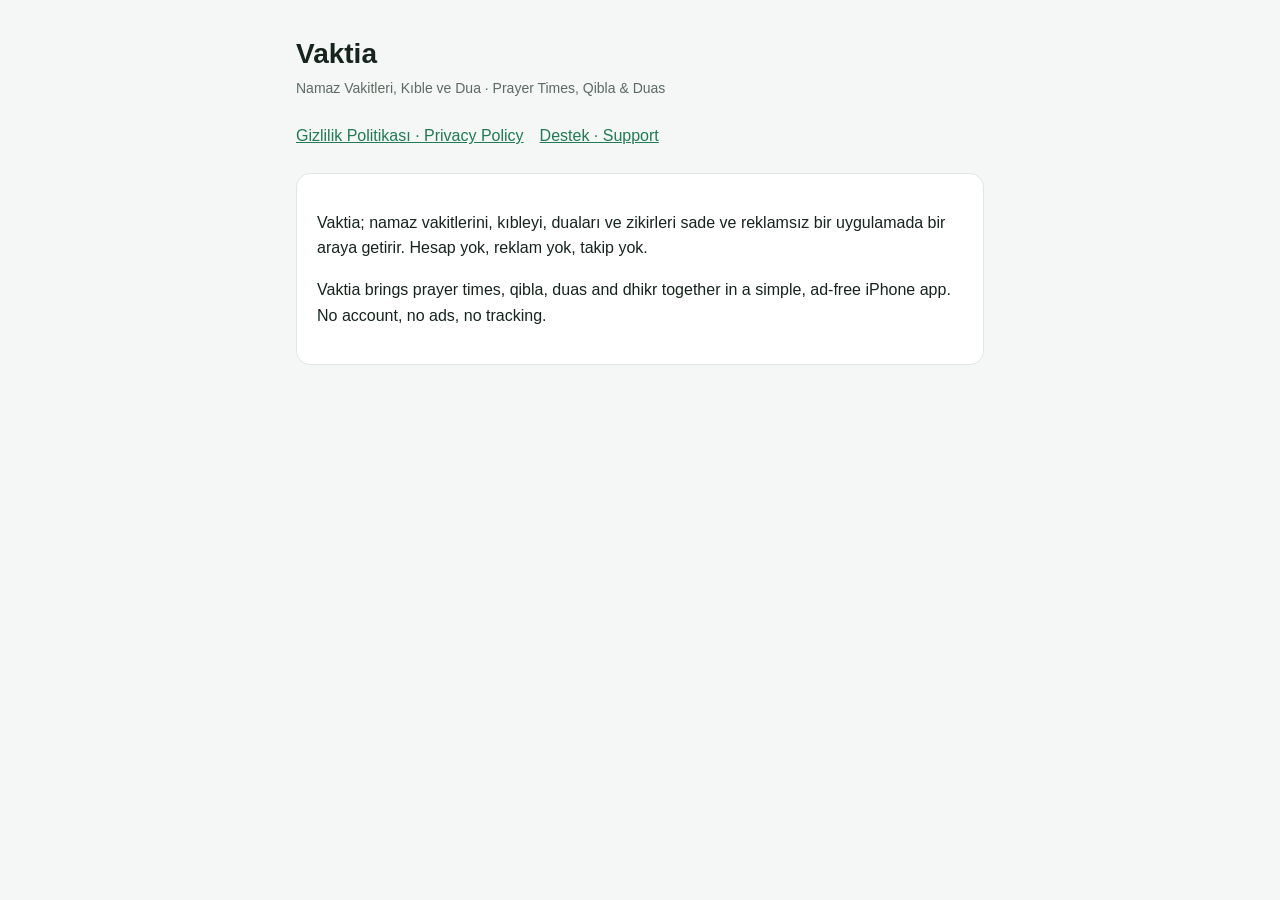
<file: index.html>
<!doctype html>
<html lang="tr">
<head>
<meta charset="utf-8">
<meta name="viewport" content="width=device-width, initial-scale=1">
<title>Vaktia</title>
<link rel="stylesheet" href="style.css">
</head>
<body>
<main>
<header><div><h1>Vaktia</h1><div class="muted">Namaz Vakitleri, Kıble ve Dua · Prayer Times, Qibla &amp; Duas</div></div></header>
<nav><a href="privacy.html">Gizlilik Politikası · Privacy Policy</a><a href="support.html">Destek · Support</a></nav>
<div class="card">
<p>Vaktia; namaz vakitlerini, kıbleyi, duaları ve zikirleri sade ve reklamsız bir uygulamada bir araya getirir. Hesap yok, reklam yok, takip yok.</p>
<p>Vaktia brings prayer times, qibla, duas and dhikr together in a simple, ad-free iPhone app. No account, no ads, no tracking.</p>
</div>
</main>
</body>
</html>
</file>
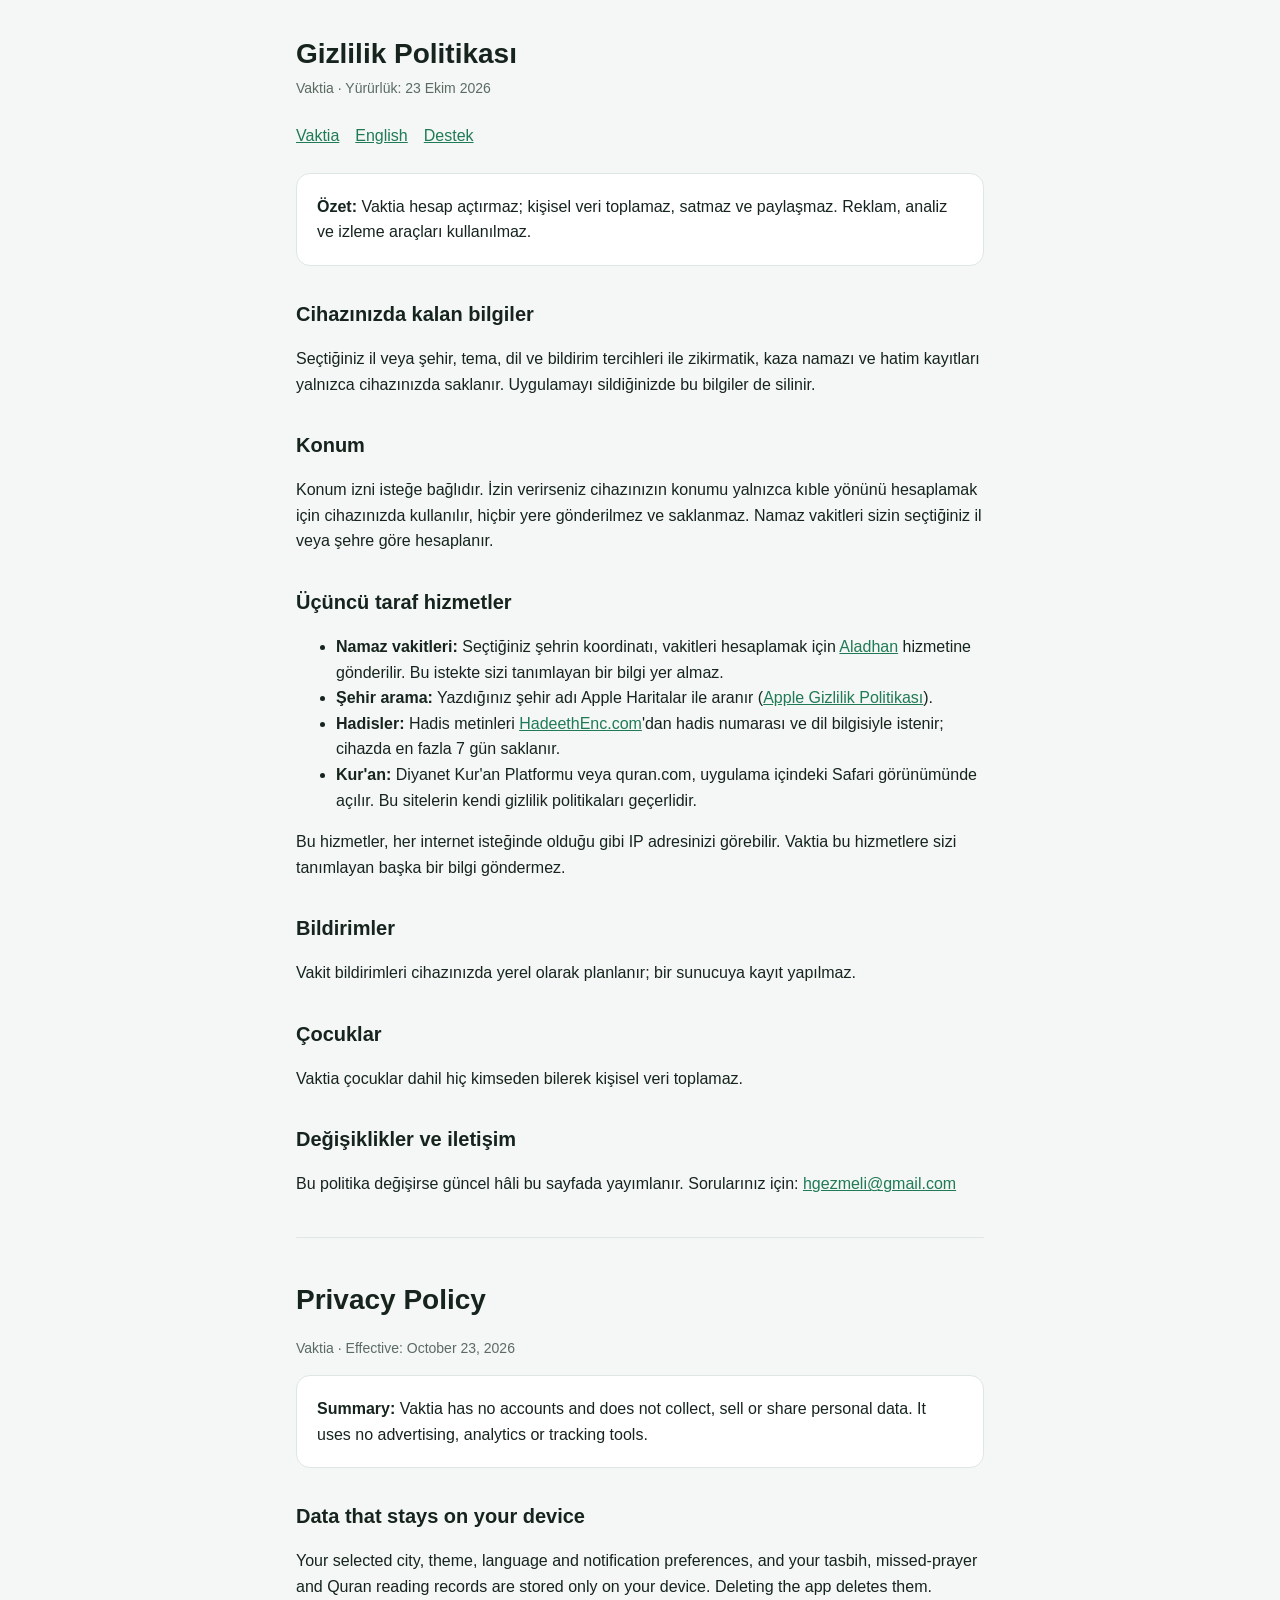
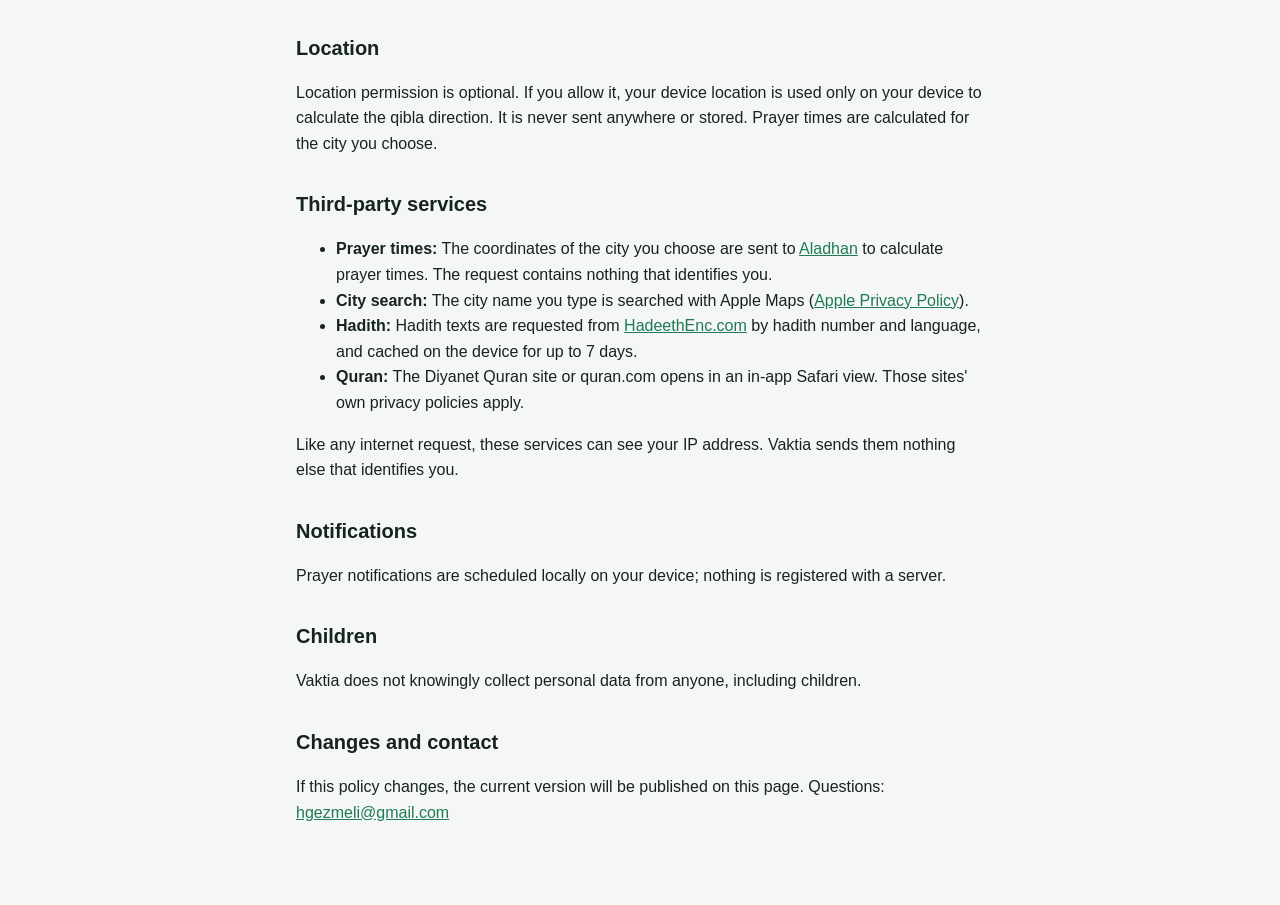
<file: privacy.html>
﻿<!doctype html>
<html lang="tr">
<head>
<meta charset="utf-8">
<meta name="viewport" content="width=device-width, initial-scale=1">
<title>Vaktia Gizlilik</title>
<link rel="stylesheet" href="style.css">
</head>
<body>
<main>
<header><div><h1>Gizlilik Politikası</h1><div class="muted">Vaktia · Yürürlük: 23 Ekim 2026</div></div></header>
<nav><a href="index.html">Vaktia</a><a href="#en">English</a><a href="support.html">Destek</a></nav>

<div class="card"><strong>Özet:</strong> Vaktia hesap açtırmaz; kişisel veri toplamaz, satmaz ve paylaşmaz. Reklam, analiz ve izleme araçları kullanılmaz.</div>

<h2>Cihazınızda kalan bilgiler</h2>
<p>Seçtiğiniz il veya şehir, tema, dil ve bildirim tercihleri ile zikirmatik, kaza namazı ve hatim kayıtları yalnızca cihazınızda saklanır. Uygulamayı sildiğinizde bu bilgiler de silinir.</p>

<h2>Konum</h2>
<p>Konum izni isteğe bağlıdır. İzin verirseniz cihazınızın konumu yalnızca kıble yönünü hesaplamak için cihazınızda kullanılır, hiçbir yere gönderilmez ve saklanmaz. Namaz vakitleri sizin seçtiğiniz il veya şehre göre hesaplanır.</p>

<h2>Üçüncü taraf hizmetler</h2>
<ul>
<li><strong>Namaz vakitleri:</strong> Seçtiğiniz şehrin koordinatı, vakitleri hesaplamak için <a href="https://aladhan.com">Aladhan</a> hizmetine gönderilir. Bu istekte sizi tanımlayan bir bilgi yer almaz.</li>
<li><strong>Şehir arama:</strong> Yazdığınız şehir adı Apple Haritalar ile aranır (<a href="https://www.apple.com/legal/privacy/">Apple Gizlilik Politikası</a>).</li>
<li><strong>Hadisler:</strong> Hadis metinleri <a href="https://hadeethenc.com">HadeethEnc.com</a>'dan hadis numarası ve dil bilgisiyle istenir; cihazda en fazla 7 gün saklanır.</li>
<li><strong>Kur'an:</strong> Diyanet Kur'an Platformu veya quran.com, uygulama içindeki Safari görünümünde açılır. Bu sitelerin kendi gizlilik politikaları geçerlidir.</li>
</ul>
<p>Bu hizmetler, her internet isteğinde olduğu gibi IP adresinizi görebilir. Vaktia bu hizmetlere sizi tanımlayan başka bir bilgi göndermez.</p>

<h2>Bildirimler</h2>
<p>Vakit bildirimleri cihazınızda yerel olarak planlanır; bir sunucuya kayıt yapılmaz.</p>

<h2>Çocuklar</h2>
<p>Vaktia çocuklar dahil hiç kimseden bilerek kişisel veri toplamaz.</p>

<h2>Değişiklikler ve iletişim</h2>
<p>Bu politika değişirse güncel hâli bu sayfada yayımlanır. Sorularınız için: <a href="mailto:hgezmeli@gmail.com">hgezmeli@gmail.com</a></p>

<hr>
<section id="en" lang="en">
<h1>Privacy Policy</h1>
<p class="muted">Vaktia · Effective: October 23, 2026</p>
<div class="card"><strong>Summary:</strong> Vaktia has no accounts and does not collect, sell or share personal data. It uses no advertising, analytics or tracking tools.</div>

<h2>Data that stays on your device</h2>
<p>Your selected city, theme, language and notification preferences, and your tasbih, missed-prayer and Quran reading records are stored only on your device. Deleting the app deletes them.</p>

<h2>Location</h2>
<p>Location permission is optional. If you allow it, your device location is used only on your device to calculate the qibla direction. It is never sent anywhere or stored. Prayer times are calculated for the city you choose.</p>

<h2>Third-party services</h2>
<ul>
<li><strong>Prayer times:</strong> The coordinates of the city you choose are sent to <a href="https://aladhan.com">Aladhan</a> to calculate prayer times. The request contains nothing that identifies you.</li>
<li><strong>City search:</strong> The city name you type is searched with Apple Maps (<a href="https://www.apple.com/legal/privacy/">Apple Privacy Policy</a>).</li>
<li><strong>Hadith:</strong> Hadith texts are requested from <a href="https://hadeethenc.com">HadeethEnc.com</a> by hadith number and language, and cached on the device for up to 7 days.</li>
<li><strong>Quran:</strong> The Diyanet Quran site or quran.com opens in an in-app Safari view. Those sites' own privacy policies apply.</li>
</ul>
<p>Like any internet request, these services can see your IP address. Vaktia sends them nothing else that identifies you.</p>

<h2>Notifications</h2>
<p>Prayer notifications are scheduled locally on your device; nothing is registered with a server.</p>

<h2>Children</h2>
<p>Vaktia does not knowingly collect personal data from anyone, including children.</p>

<h2>Changes and contact</h2>
<p>If this policy changes, the current version will be published on this page. Questions: <a href="mailto:hgezmeli@gmail.com">hgezmeli@gmail.com</a></p>
</section>
</main>
</body>
</html>
</file>
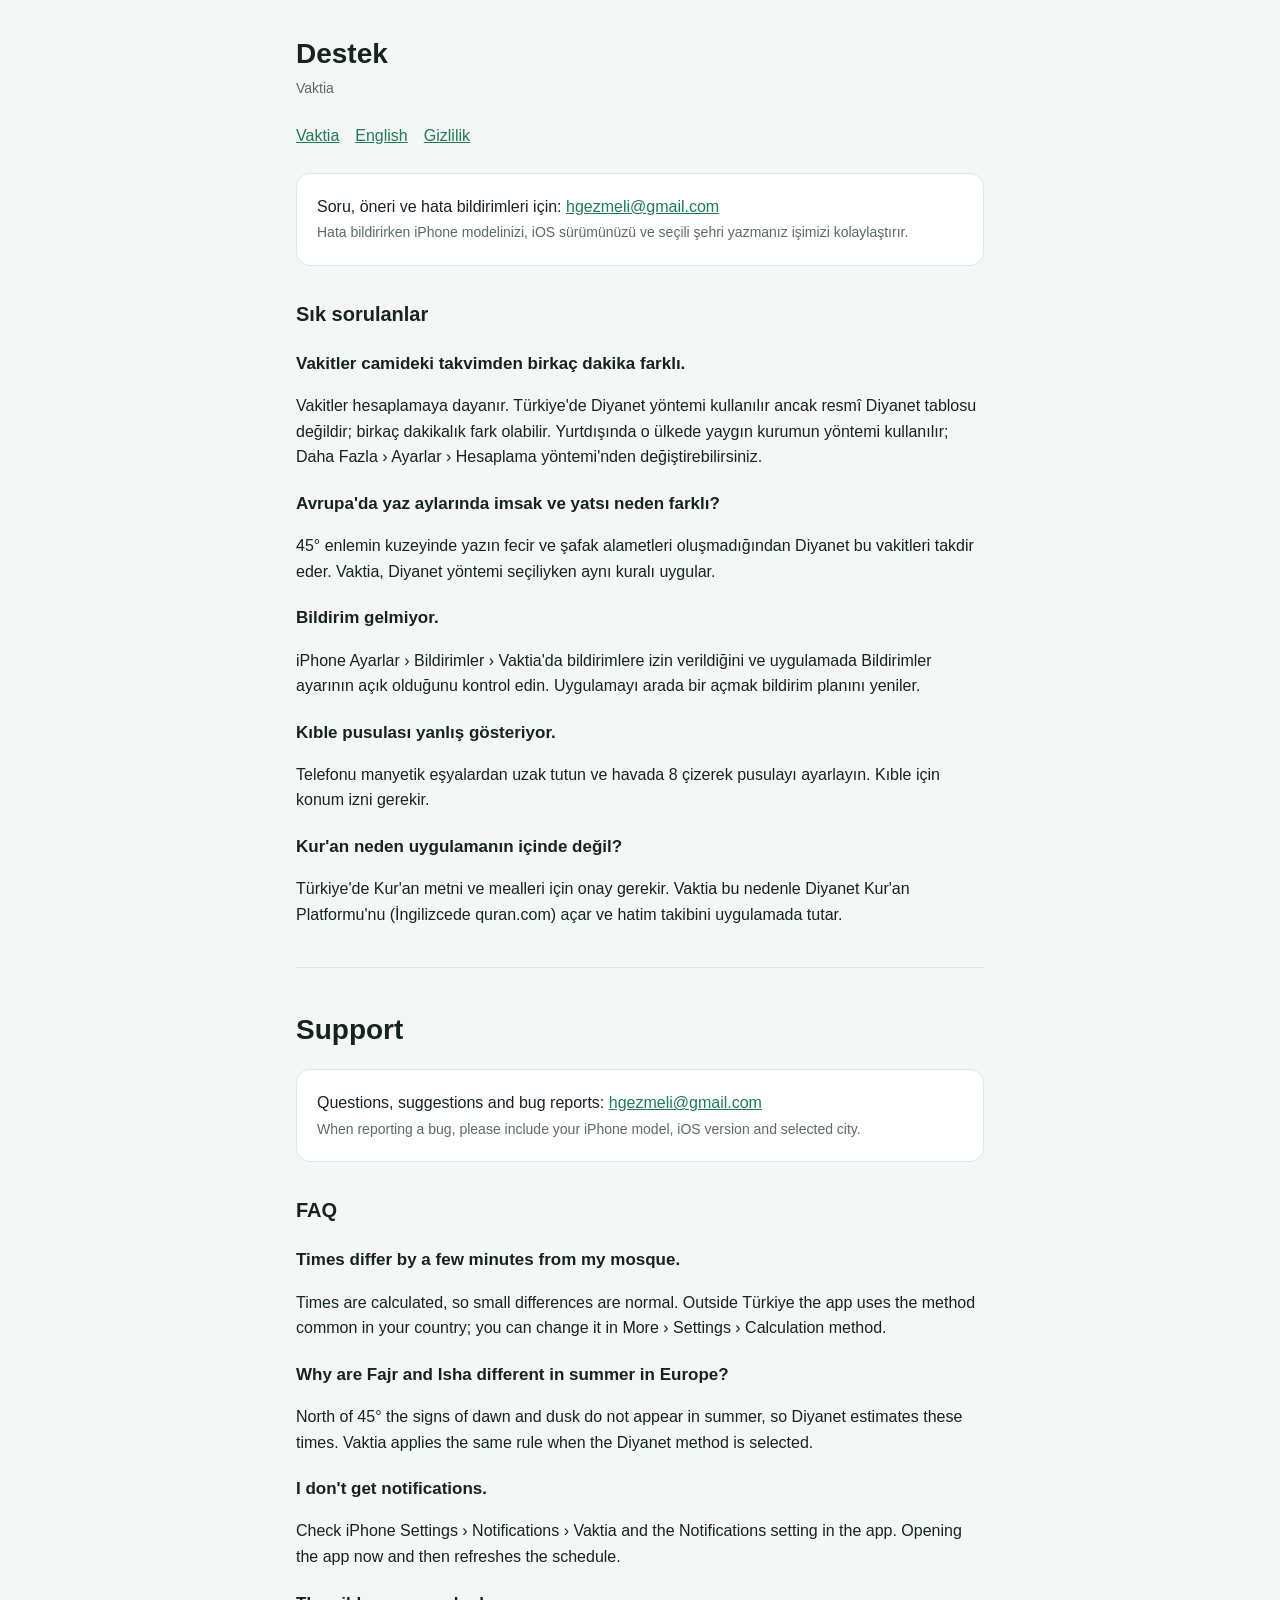
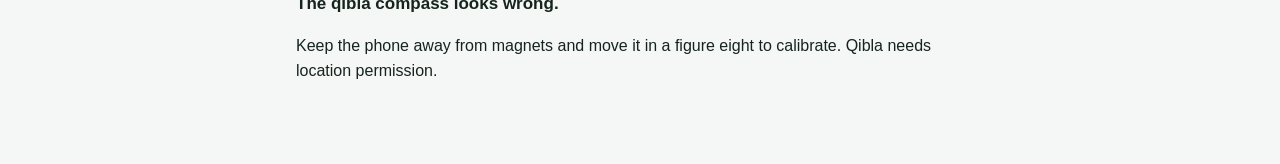
<file: support.html>
﻿<!doctype html>
<html lang="tr">
<head>
<meta charset="utf-8">
<meta name="viewport" content="width=device-width, initial-scale=1">
<title>Vaktia Destek</title>
<link rel="stylesheet" href="style.css">
</head>
<body>
<main>
<header><div><h1>Destek</h1><div class="muted">Vaktia</div></div></header>
<nav><a href="index.html">Vaktia</a><a href="#en">English</a><a href="privacy.html">Gizlilik</a></nav>

<div class="card">Soru, öneri ve hata bildirimleri için: <a href="mailto:hgezmeli@gmail.com">hgezmeli@gmail.com</a><br><span class="muted">Hata bildirirken iPhone modelinizi, iOS sürümünüzü ve seçili şehri yazmanız işimizi kolaylaştırır.</span></div>

<h2>Sık sorulanlar</h2>
<h3>Vakitler camideki takvimden birkaç dakika farklı.</h3>
<p>Vakitler hesaplamaya dayanır. Türkiye'de Diyanet yöntemi kullanılır ancak resmî Diyanet tablosu değildir; birkaç dakikalık fark olabilir. Yurtdışında o ülkede yaygın kurumun yöntemi kullanılır; Daha Fazla › Ayarlar › Hesaplama yöntemi'nden değiştirebilirsiniz.</p>
<h3>Avrupa'da yaz aylarında imsak ve yatsı neden farklı?</h3>
<p>45° enlemin kuzeyinde yazın fecir ve şafak alametleri oluşmadığından Diyanet bu vakitleri takdir eder. Vaktia, Diyanet yöntemi seçiliyken aynı kuralı uygular.</p>
<h3>Bildirim gelmiyor.</h3>
<p>iPhone Ayarlar › Bildirimler › Vaktia'da bildirimlere izin verildiğini ve uygulamada Bildirimler ayarının açık olduğunu kontrol edin. Uygulamayı arada bir açmak bildirim planını yeniler.</p>
<h3>Kıble pusulası yanlış gösteriyor.</h3>
<p>Telefonu manyetik eşyalardan uzak tutun ve havada 8 çizerek pusulayı ayarlayın. Kıble için konum izni gerekir.</p>
<h3>Kur'an neden uygulamanın içinde değil?</h3>
<p>Türkiye'de Kur'an metni ve mealleri için onay gerekir. Vaktia bu nedenle Diyanet Kur'an Platformu'nu (İngilizcede quran.com) açar ve hatim takibini uygulamada tutar.</p>

<hr>
<section id="en" lang="en">
<h1>Support</h1>
<div class="card">Questions, suggestions and bug reports: <a href="mailto:hgezmeli@gmail.com">hgezmeli@gmail.com</a><br><span class="muted">When reporting a bug, please include your iPhone model, iOS version and selected city.</span></div>
<h2>FAQ</h2>
<h3>Times differ by a few minutes from my mosque.</h3>
<p>Times are calculated, so small differences are normal. Outside Türkiye the app uses the method common in your country; you can change it in More › Settings › Calculation method.</p>
<h3>Why are Fajr and Isha different in summer in Europe?</h3>
<p>North of 45° the signs of dawn and dusk do not appear in summer, so Diyanet estimates these times. Vaktia applies the same rule when the Diyanet method is selected.</p>
<h3>I don't get notifications.</h3>
<p>Check iPhone Settings › Notifications › Vaktia and the Notifications setting in the app. Opening the app now and then refreshes the schedule.</p>
<h3>The qibla compass looks wrong.</h3>
<p>Keep the phone away from magnets and move it in a figure eight to calibrate. Qibla needs location permission.</p>
</section>
</main>
</body>
</html>
</file>
<file: style.css>
:root{--bg:#f4f7f5;--card:#fff;--text:#16241d;--muted:#5b6b63;--accent:#1f7a55;--line:#dfe7e2}
@media (prefers-color-scheme:dark){:root{--bg:#0f1714;--card:#17221d;--text:#e8f0eb;--muted:#9fb1a8;--accent:#5cc79a;--line:#26352e}}
*{box-sizing:border-box}
body{margin:0;background:var(--bg);color:var(--text);font:16px/1.6 -apple-system,BlinkMacSystemFont,"Segoe UI",Roboto,sans-serif}
main{max-width:720px;margin:0 auto;padding:32px 16px 64px}
header{display:flex;align-items:center;gap:12px;margin-bottom:24px}
header img{width:56px;height:56px;border-radius:13px}
h1{font-size:28px;margin:0}
h2{font-size:20px;margin:32px 0 8px}
h3{font-size:17px;margin:20px 0 4px}
p,li{color:var(--text)}
.muted{color:var(--muted);font-size:14px}
.card{background:var(--card);border:1px solid var(--line);border-radius:14px;padding:20px;margin:16px 0}
a{color:var(--accent)}
nav{display:flex;gap:16px;flex-wrap:wrap;margin:8px 0 24px}
.lang{display:flex;gap:8px;font-size:14px}
hr{border:0;border-top:1px solid var(--line);margin:40px 0}
</file>
